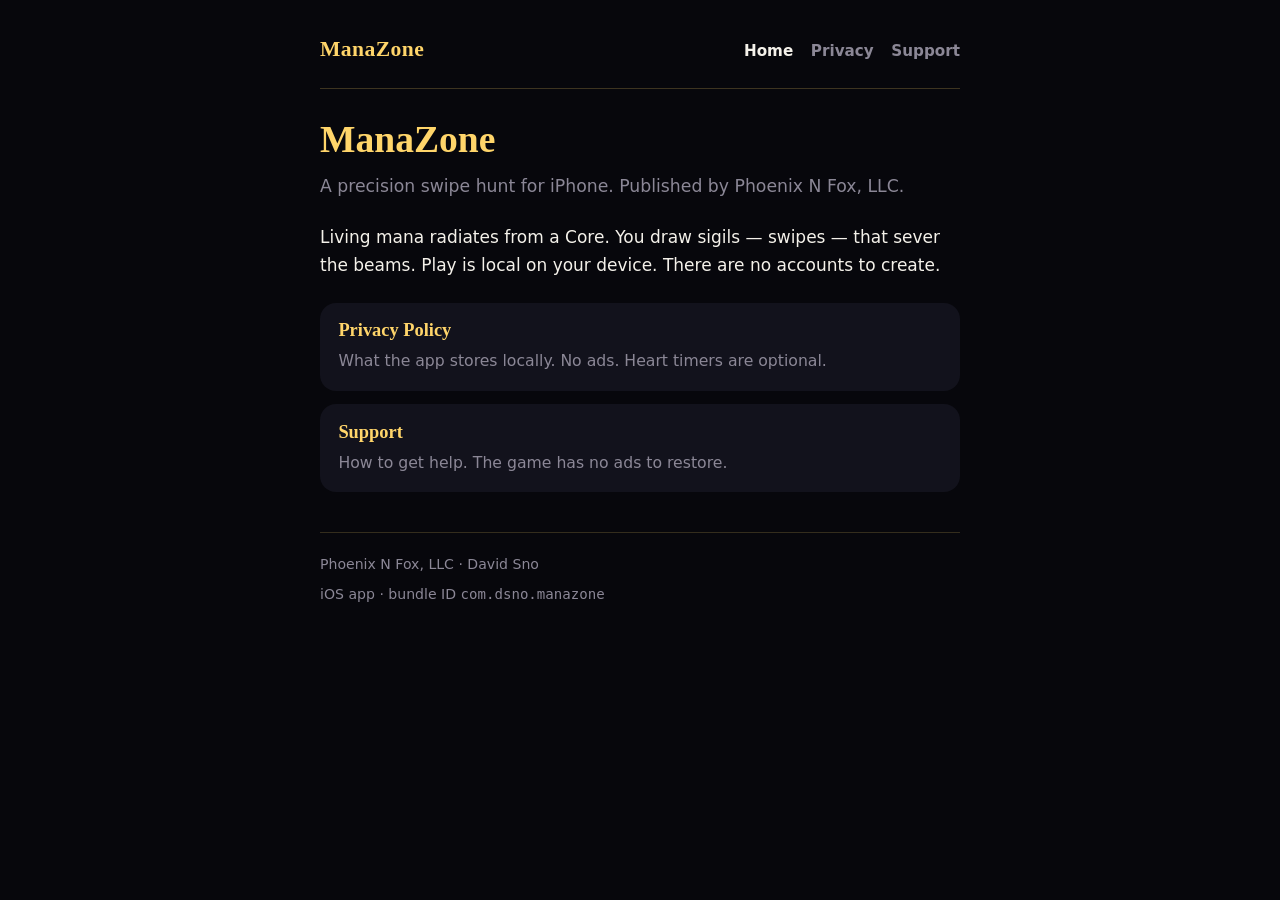
<file: index.html>
<!DOCTYPE html>
<html lang="en">
  <head>
    <meta charset="utf-8" />
    <meta name="viewport" content="width=device-width, initial-scale=1" />
    <meta name="theme-color" content="#07070C" />
    <meta
      name="description"
      content="ManaZone is an iOS swipe game from Phoenix N Fox, LLC. Privacy Policy and Support."
    />
    <title>ManaZone — Phoenix N Fox, LLC</title>
    <link rel="stylesheet" href="styles.css" />
  </head>
  <body>
    <a class="skip" href="#content">Skip to content</a>
    <div class="wrap">
      <header>
        <a class="mark" href="./">ManaZone</a>
        <nav aria-label="Primary">
          <a href="./" aria-current="page">Home</a>
          <a href="privacy/">Privacy</a>
          <a href="support/">Support</a>
        </nav>
      </header>

      <main id="content">
        <h1>ManaZone</h1>
        <p class="lede">
          A precision swipe hunt for iPhone. Published by Phoenix N Fox, LLC.
        </p>
        <p>
          Living mana radiates from a Core. You draw sigils — swipes — that
          sever the beams. Play is local on your device. There are no accounts
          to create.
        </p>
        <div class="cards">
          <a class="card" href="privacy/">
            <h2>Privacy Policy</h2>
            <p>What the app stores locally. No ads. Heart timers are optional.</p>
          </a>
          <a class="card" href="support/">
            <h2>Support</h2>
            <p>How to get help. The game has no ads to restore.</p>
          </a>
        </div>
      </main>

      <footer>
        <p>Phoenix N Fox, LLC · David Sno</p>
        <p>iOS app · bundle ID <code>com.dsno.manazone</code></p>
      </footer>
    </div>
  </body>
</html>
</file>
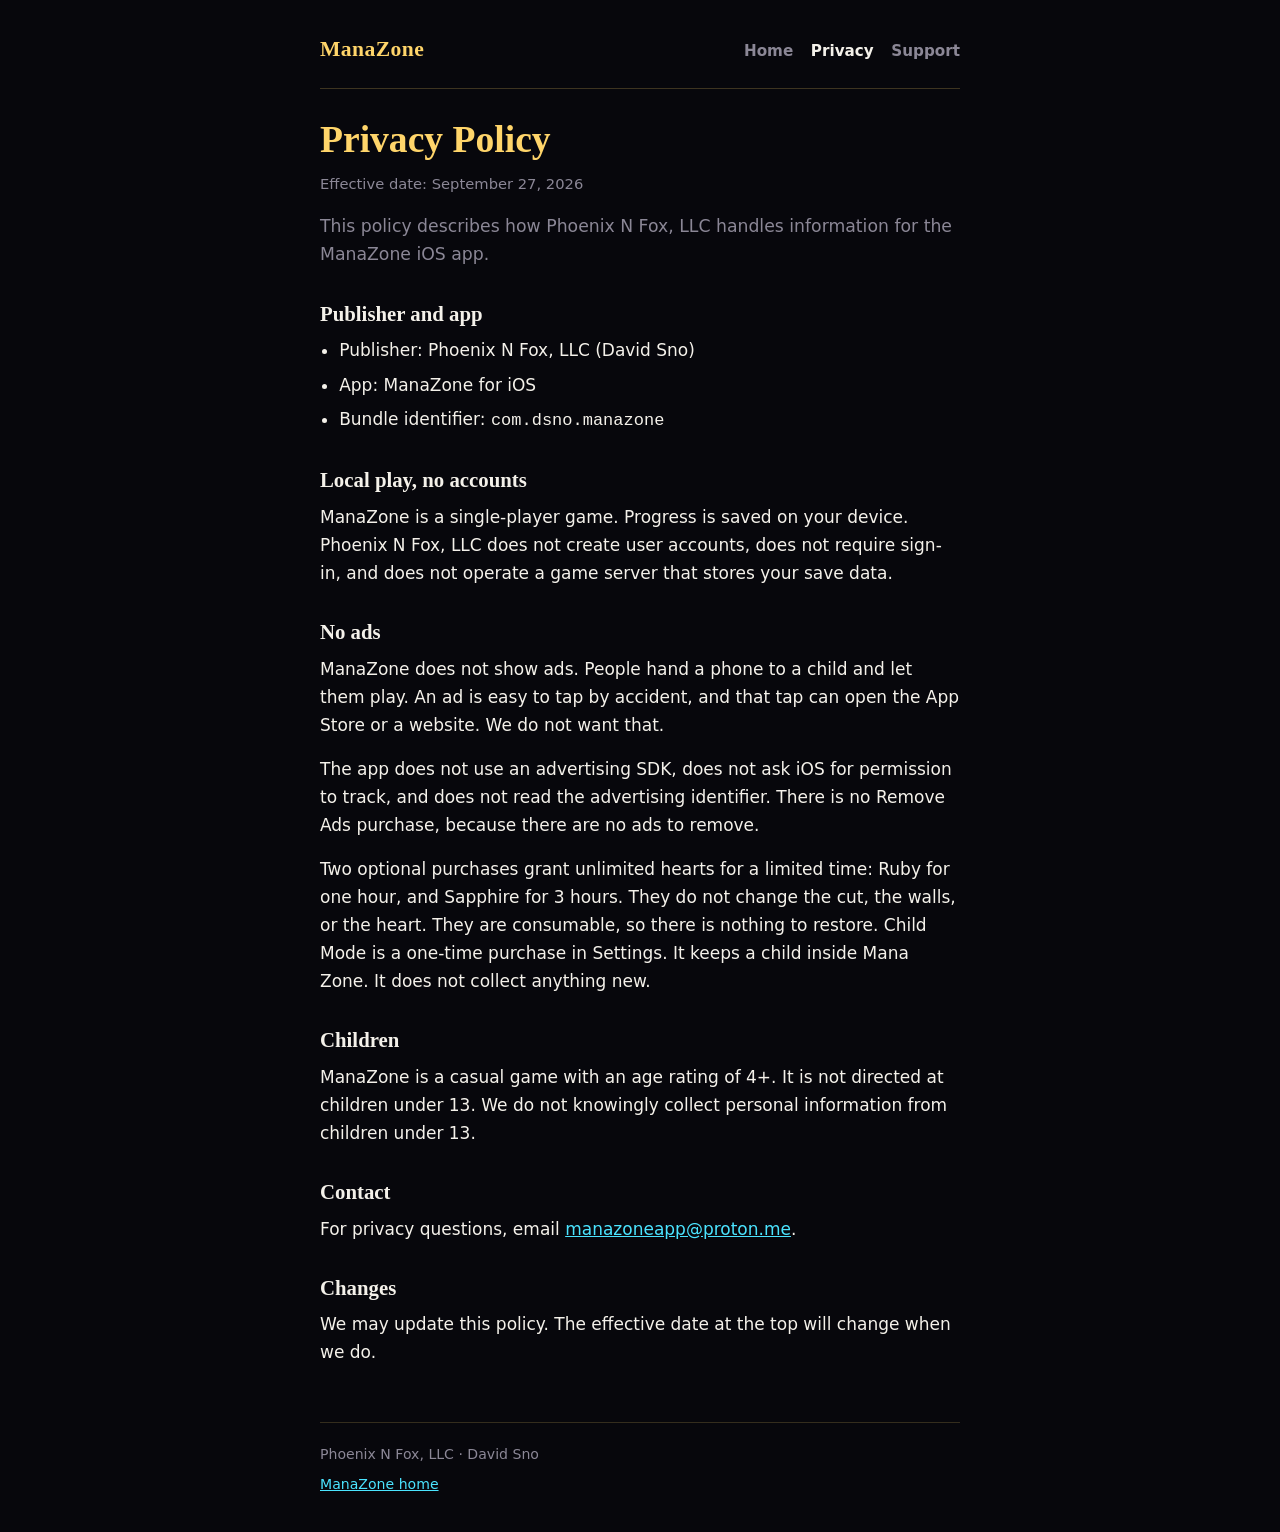
<file: privacy/index.html>
<!DOCTYPE html>
<html lang="en">
  <head>
    <meta charset="utf-8" />
    <meta name="viewport" content="width=device-width, initial-scale=1" />
    <meta name="theme-color" content="#07070C" />
    <meta
      name="description"
      content="Privacy Policy for ManaZone, an iOS game from Phoenix N Fox, LLC."
    />
    <title>Privacy Policy — ManaZone</title>
    <link rel="stylesheet" href="../styles.css" />
  </head>
  <body>
    <a class="skip" href="#content">Skip to content</a>
    <div class="wrap">
      <header>
        <a class="mark" href="../">ManaZone</a>
        <nav aria-label="Primary">
          <a href="../">Home</a>
          <a href="./" aria-current="page">Privacy</a>
          <a href="../support/">Support</a>
        </nav>
      </header>

      <main id="content">
        <h1>Privacy Policy</h1>
        <p class="meta">Effective date: September 27, 2026</p>
        <p class="lede">
          This policy describes how Phoenix N Fox, LLC handles information for
          the ManaZone iOS app.
        </p>

        <h2>Publisher and app</h2>
        <ul>
          <li>Publisher: Phoenix N Fox, LLC (David Sno)</li>
          <li>App: ManaZone for iOS</li>
          <li>Bundle identifier: <code>com.dsno.manazone</code></li>
        </ul>

        <h2>Local play, no accounts</h2>
        <p>
          ManaZone is a single-player game. Progress is saved on your device.
          Phoenix N Fox, LLC does not create user accounts, does not require
          sign-in, and does not operate a game server that stores your save
          data.
        </p>

        <h2>No ads</h2>
        <p>
          ManaZone does not show ads. People hand a phone to a child and let
          them play. An ad is easy to tap by accident, and that tap can open
          the App Store or a website. We do not want that.
        </p>
        <p>
          The app does not use an advertising SDK, does not ask iOS for
          permission to track, and does not read the advertising identifier.
          There is no Remove Ads purchase, because there are no ads to remove.
        </p>
        <p>
          Two optional purchases grant unlimited hearts for a limited time:
          Ruby for one hour, and Sapphire for 3 hours. They do not change the
          cut, the walls, or the heart. They are consumable, so there is
          nothing to restore. Child Mode is a one-time purchase in Settings.
          It keeps a child inside Mana Zone. It does not collect anything new.
        </p>

        <h2>Children</h2>
        <p>
          ManaZone is a casual game with an age rating of 4+. It is not
          directed at children under 13. We do not knowingly collect personal
          information from children under 13.
        </p>

        <h2>Contact</h2>
        <p>
          For privacy questions, email
          <a href="mailto:manazoneapp@proton.me">manazoneapp@proton.me</a>.
        </p>

        <h2>Changes</h2>
        <p>
          We may update this policy. The effective date at the top will change
          when we do.
        </p>
      </main>

      <footer>
        <p>Phoenix N Fox, LLC · David Sno</p>
        <p><a href="../">ManaZone home</a></p>
      </footer>
    </div>
  </body>
</html>
</file>
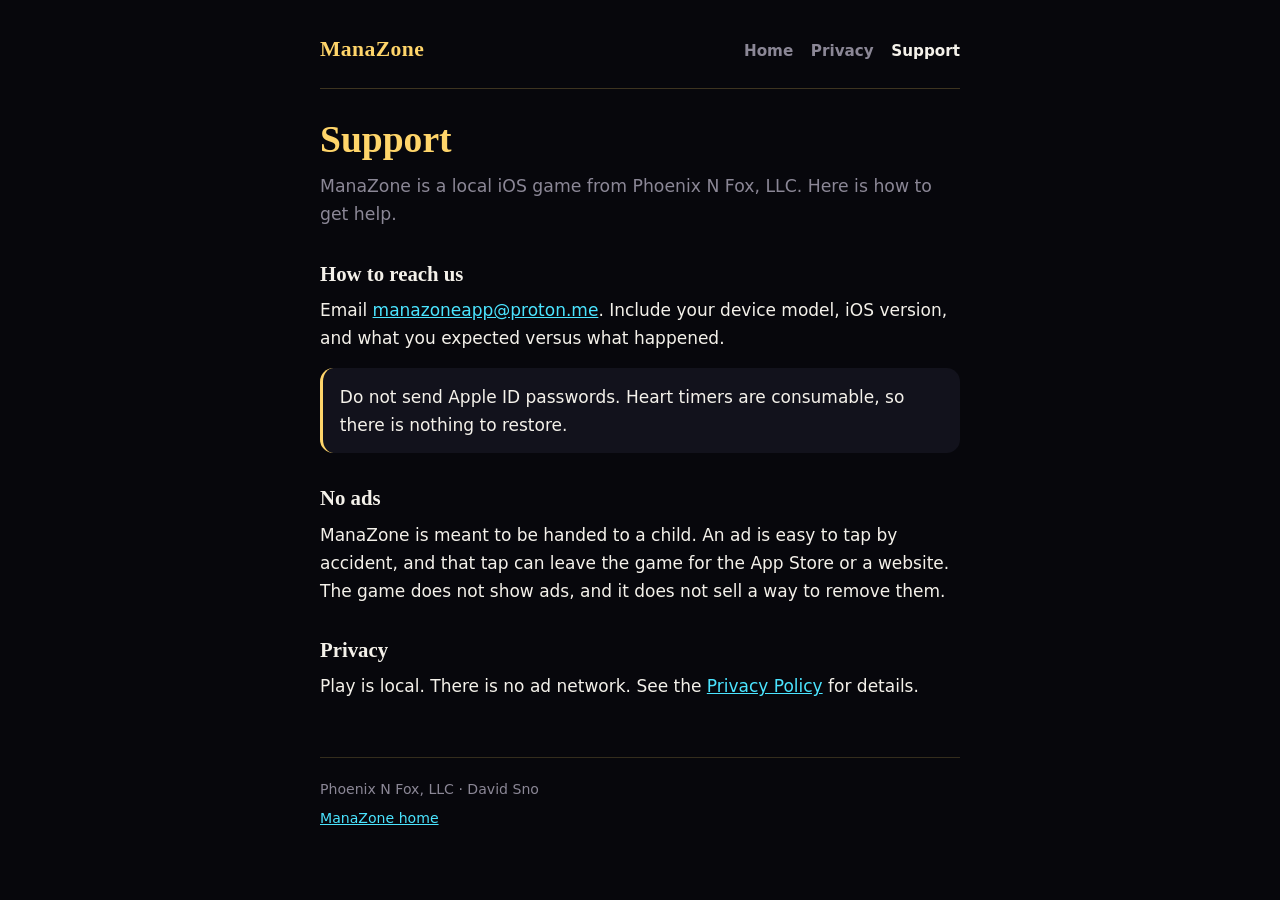
<file: support/index.html>
<!DOCTYPE html>
<html lang="en">
  <head>
    <meta charset="utf-8" />
    <meta name="viewport" content="width=device-width, initial-scale=1" />
    <meta name="theme-color" content="#07070C" />
    <meta
      name="description"
      content="Support for ManaZone: how to get help. The game has no ads."
    />
    <title>Support — ManaZone</title>
    <link rel="stylesheet" href="../styles.css" />
  </head>
  <body>
    <a class="skip" href="#content">Skip to content</a>
    <div class="wrap">
      <header>
        <a class="mark" href="../">ManaZone</a>
        <nav aria-label="Primary">
          <a href="../">Home</a>
          <a href="../privacy/">Privacy</a>
          <a href="./" aria-current="page">Support</a>
        </nav>
      </header>

      <main id="content">
        <h1>Support</h1>
        <p class="lede">
          ManaZone is a local iOS game from Phoenix N Fox, LLC. Here is how to
          get help.
        </p>

        <h2>How to reach us</h2>
        <p>
          Email
          <a href="mailto:manazoneapp@proton.me">manazoneapp@proton.me</a>.
          Include your device model, iOS version, and what you expected versus
          what happened.
        </p>
        <p class="note">
          Do not send Apple ID passwords. Heart timers are consumable, so there
          is nothing to restore.
        </p>

        <h2>No ads</h2>
        <p>
          ManaZone is meant to be handed to a child. An ad is easy to tap by
          accident, and that tap can leave the game for the App Store or a
          website. The game does not show ads, and it does not sell a way to
          remove them.
        </p>

        <h2>Privacy</h2>
        <p>
          Play is local. There is no ad network. See the
          <a href="../privacy/">Privacy Policy</a> for details.
        </p>
      </main>

      <footer>
        <p>Phoenix N Fox, LLC · David Sno</p>
        <p><a href="../">ManaZone home</a></p>
      </footer>
    </div>
  </body>
</html>
</file>
<file: styles.css>
:root {
  --ink: #07070c;
  --ink-lift: #12121c;
  --paper: #f4f1ea;
  --dim: #8b8796;
  --gold: #ffd56a;
  --cyan: #4be4ff;
  --max: 40rem;
  --pad: clamp(1.25rem, 4vw, 2rem);
}

*,
*::before,
*::after {
  box-sizing: border-box;
}

html {
  color-scheme: dark;
}

body {
  margin: 0;
  min-height: 100vh;
  font-family: system-ui, -apple-system, "Segoe UI", sans-serif;
  font-size: 1.0625rem;
  line-height: 1.65;
  color: var(--paper);
  background: var(--ink);
}

.skip {
  position: absolute;
  left: 0.75rem;
  top: 0.75rem;
  padding: 0.4rem 0.75rem;
  background: var(--gold);
  color: var(--ink);
  font-weight: 700;
  text-decoration: none;
  border-radius: 0.35rem;
  transform: translateY(-200%);
}

.skip:focus {
  transform: none;
  z-index: 10;
}

.wrap {
  max-width: calc(var(--max) + var(--pad) * 2);
  margin: 0 auto;
  padding: var(--pad);
}

header {
  display: flex;
  flex-wrap: wrap;
  align-items: baseline;
  justify-content: space-between;
  gap: 0.75rem 1.5rem;
  padding-bottom: 1.25rem;
  border-bottom: 1px solid color-mix(in srgb, var(--gold) 22%, transparent);
}

.mark {
  font-family: "Iowan Old Style", Palatino, "Palatino Linotype", "Times New Roman", serif;
  font-size: 1.35rem;
  font-weight: 700;
  color: var(--gold);
  text-decoration: none;
  letter-spacing: 0.02em;
}

nav {
  display: flex;
  flex-wrap: wrap;
  gap: 0.35rem 1.1rem;
}

nav a {
  color: var(--dim);
  text-decoration: none;
  font-weight: 600;
  font-size: 0.95rem;
}

nav a:hover,
nav a:focus-visible {
  color: var(--gold);
}

nav a[aria-current="page"] {
  color: var(--paper);
}

main {
  padding: 1.75rem 0 2.5rem;
}

h1,
h2,
h3 {
  font-family: "Iowan Old Style", Palatino, "Palatino Linotype", "Times New Roman", serif;
  font-weight: 700;
  line-height: 1.25;
  color: var(--paper);
}

h1 {
  margin: 0 0 0.5rem;
  font-size: clamp(1.85rem, 5vw, 2.35rem);
  color: var(--gold);
}

h2 {
  margin: 2rem 0 0.6rem;
  font-size: 1.3rem;
}

h3 {
  margin: 1.25rem 0 0.4rem;
  font-size: 1.08rem;
}

p,
ul {
  margin: 0 0 1rem;
}

ul {
  padding-left: 1.2rem;
}

li {
  margin-bottom: 0.4rem;
}

.lede {
  color: var(--dim);
  font-size: 1.08rem;
  margin-bottom: 1.4rem;
}

.meta {
  color: var(--dim);
  font-size: 0.92rem;
}

a {
  color: var(--cyan);
}

a:hover {
  color: var(--gold);
}

a:focus-visible,
button:focus-visible {
  outline: 2px solid var(--gold);
  outline-offset: 3px;
}

.cards {
  display: grid;
  gap: 0.85rem;
  margin: 1.5rem 0 0;
}

.card {
  display: block;
  padding: 1.05rem 1.15rem;
  background: var(--ink-lift);
  border-radius: 1rem;
  text-decoration: none;
  color: inherit;
}

.card:hover,
.card:focus-visible {
  box-shadow: 0 0 0 1px color-mix(in srgb, var(--gold) 45%, transparent);
}

.card h2 {
  margin: 0 0 0.35rem;
  font-size: 1.15rem;
  color: var(--gold);
}

.card p {
  margin: 0;
  color: var(--dim);
  font-size: 0.98rem;
}

.note {
  padding: 0.9rem 1.05rem;
  background: var(--ink-lift);
  border-radius: 0.85rem;
  border-left: 3px solid var(--gold);
}

footer {
  padding-top: 1.25rem;
  border-top: 1px solid color-mix(in srgb, var(--gold) 18%, transparent);
  color: var(--dim);
  font-size: 0.88rem;
}

footer p {
  margin: 0 0 0.4rem;
}

@media (prefers-reduced-motion: reduce) {
  * {
    scroll-behavior: auto !important;
    transition: none !important;
  }
}
</file>
